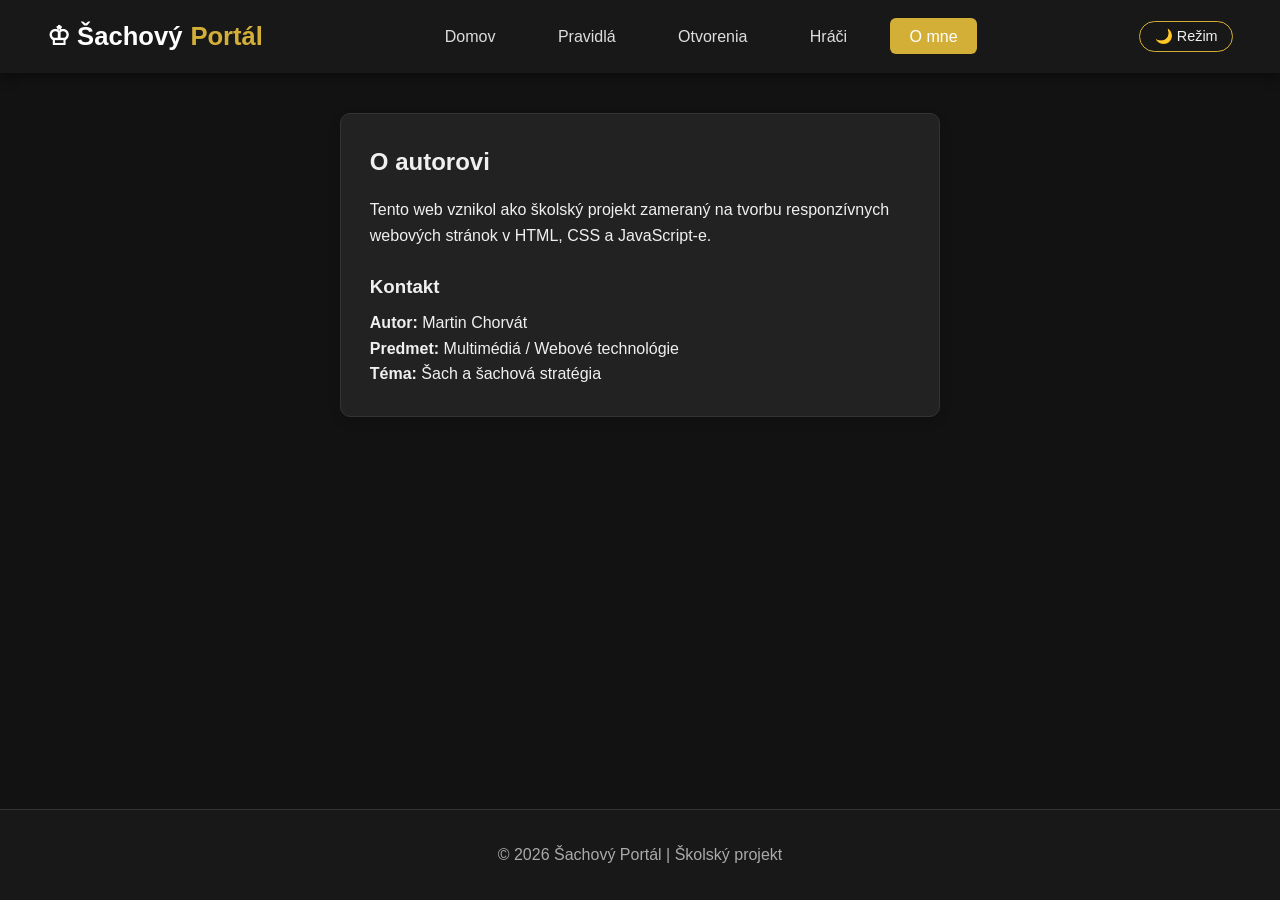
<file: kontakt.html>
<!DOCTYPE html>
<html lang="sk">
<head>
    <meta charset="UTF-8">
    <meta name="viewport" content="width=device-width, initial-scale=1.0">
    <title>Šachový Portál - O mne</title>
    <link rel="stylesheet" href="style.css">
</head>
<body>

<header>
    <div class="nav-container">
        <div class="logo">♔ Šachový<span>Portál</span></div>
        <nav>
            <ul class="nav-links" id="nav-links">
                <li><a href="index.html">Domov</a></li>
                <li><a href="pravidla.html">Pravidlá</a></li>
                <li><a href="otvorenia.html">Otvorenia</a></li>
                <li><a href="hraci.html">Hráči</a></li>
                <li><a href="kontakt.html" class="active">O mne</a></li>
            </ul>
        </nav>
        <div class="nav-controls">
            <button class="theme-toggle" id="theme-btn">🌙 Režim</button>
            <div class="hamburger" id="hamburger">
                <span></span>
                <span></span>
                <span></span>
            </div>
        </div>
    </div>
</header>

<main>
    <div class="card" style="max-width: 600px; margin: 0 auto;">
        <h2>O autorovi</h2>
        <p style="margin-top: 1rem;">Tento web vznikol ako školský projekt zameraný na tvorbu responzívnych webových stránok v HTML, CSS a JavaScript-e.</p>

        <h3 style="margin-top: 1.5rem;">Kontakt</h3>
        <ul style="list-style: none; margin-top: 0.5rem;">
            <li><strong>Autor:</strong> Martin Chorvát</li>
            <li><strong>Predmet:</strong> Multimédiá / Webové technológie</li>
            <li><strong>Téma:</strong> Šach a šachová stratégia</li>
        </ul>
    </div>
</main>

<footer>
    <p>&copy; 2026 Šachový Portál | Školský projekt</p>
</footer>

<button id="back-to-top" title="Späť hore">↑</button>

<script>
    const themeBtn = document.getElementById('theme-btn');
    themeBtn.addEventListener('click', () => {
        const currentTheme = document.body.getAttribute('data-theme');
        if (currentTheme === 'light') {
            document.body.removeAttribute('data-theme');
            themeBtn.textContent = '🌙 Režim';
        } else {
            document.body.setAttribute('data-theme', 'light');
            themeBtn.textContent = '☀️ Režim';
        }
    });

    const hamburger = document.getElementById('hamburger');
    const navLinks = document.getElementById('nav-links');
    hamburger.addEventListener('click', () => {
        navLinks.classList.toggle('active');
    });

    const backToTopBtn = document.getElementById('back-to-top');
    window.addEventListener('scroll', () => {
        if (window.scrollY > 300) backToTopBtn.style.display = 'block';
        else backToTopBtn.style.display = 'none';
    });
    backToTopBtn.addEventListener('click', () => {
        window.scrollTo({ top: 0, behavior: 'smooth' });
    });
</script>
</body>
</html>
</file>
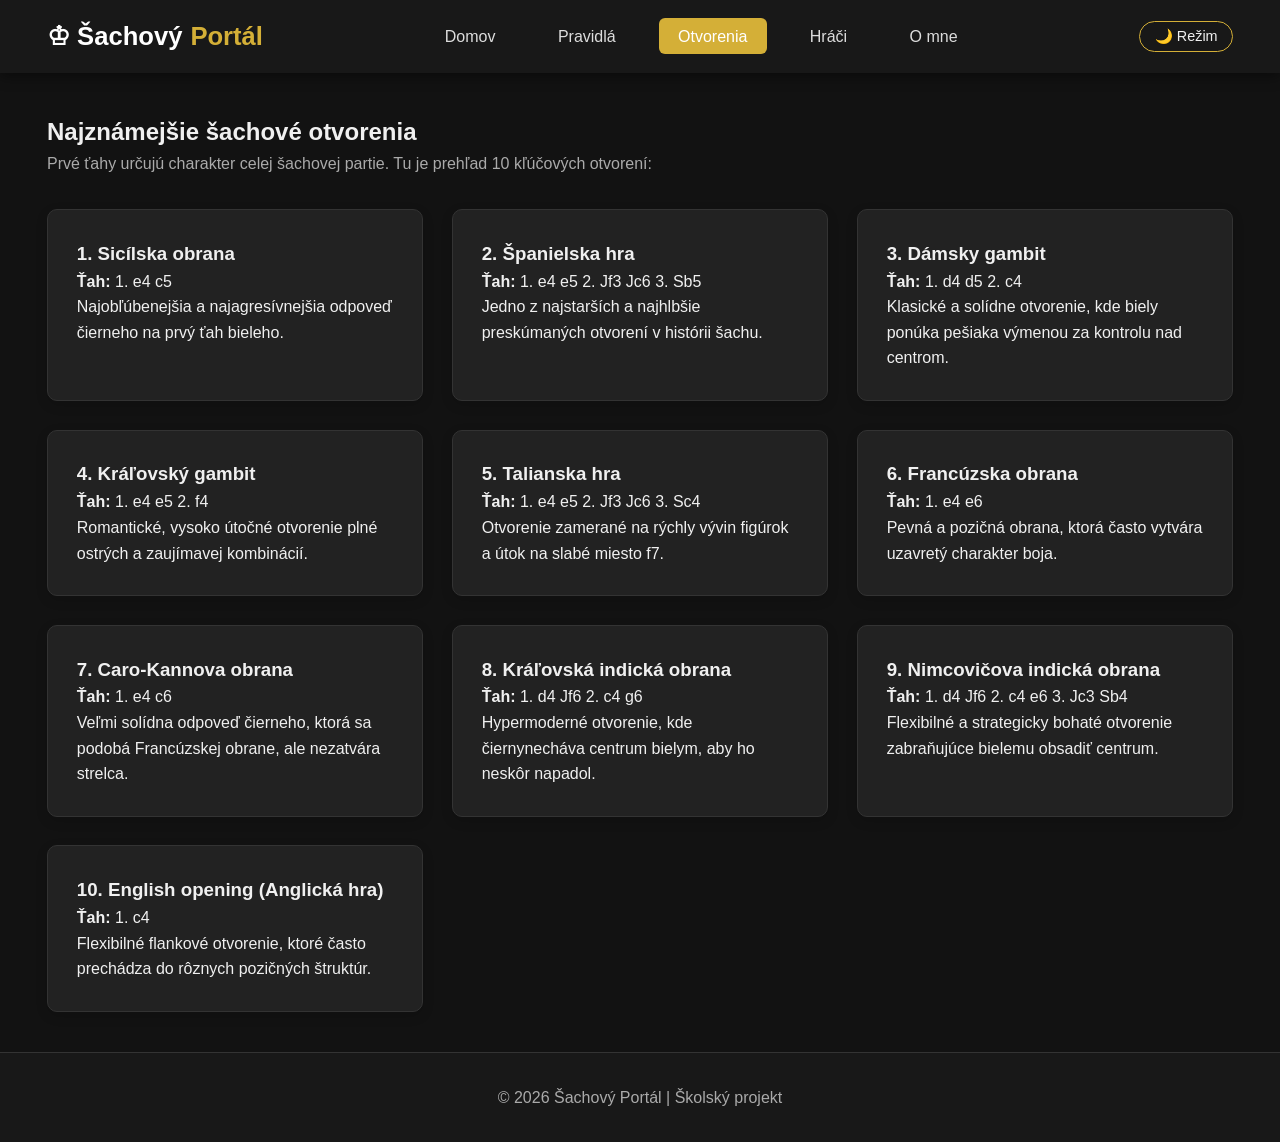
<file: otvorenia.html>
<!DOCTYPE html>
<html lang="sk">
<head>
    <meta charset="UTF-8">
    <meta name="viewport" content="width=device-width, initial-scale=1.0">
    <title>Šachový Portál - Otvorenia</title>
    <link rel="stylesheet" href="style.css">
</head>
<body>

<header>
    <div class="nav-container">
        <div class="logo">♔ Šachový<span>Portál</span></div>
        <nav>
            <ul class="nav-links" id="nav-links">
                <li><a href="index.html">Domov</a></li>
                <li><a href="pravidla.html">Pravidlá</a></li>
                <li><a href="otvorenia.html" class="active">Otvorenia</a></li>
                <li><a href="hraci.html">Hráči</a></li>
                <li><a href="kontakt.html">O mne</a></li>
            </ul>
        </nav>
        <div class="nav-controls">
            <button class="theme-toggle" id="theme-btn">🌙 Režim</button>
            <div class="hamburger" id="hamburger">
                <span></span>
                <span></span>
                <span></span>
            </div>
        </div>
    </div>
</header>

<main>
    <h2>Najznámejšie šachové otvorenia</h2>
    <p style="margin-bottom: 2rem; color: var(--text-muted);">Prvé ťahy určujú charakter celej šachovej partie. Tu je prehľad 10 kľúčových otvorení:</p>

    <div class="grid-container">
        <div class="card">
            <h3>1. Sicílska obrana</h3>
            <p><strong>Ťah:</strong> 1. e4 c5</p>
            <p>Najobľúbenejšia a najagresívnejšia odpoveď čierneho na prvý ťah bieleho.</p>
        </div>
        <div class="card">
            <h3>2. Španielska hra</h3>
            <p><strong>Ťah:</strong> 1. e4 e5 2. Jf3 Jc6 3. Sb5</p>
            <p>Jedno z najstarších a najhlbšie preskúmaných otvorení v histórii šachu.</p>
        </div>
        <div class="card">
            <h3>3. Dámsky gambit</h3>
            <p><strong>Ťah:</strong> 1. d4 d5 2. c4</p>
            <p>Klasické a solídne otvorenie, kde biely ponúka pešiaka výmenou za kontrolu nad centrom.</p>
        </div>
        <div class="card">
            <h3>4. Kráľovský gambit</h3>
            <p><strong>Ťah:</strong> 1. e4 e5 2. f4</p>
            <p>Romantické, vysoko útočné otvorenie plné ostrých a zaujímavej kombinácií.</p>
        </div>
        <div class="card">
            <h3>5. Talianska hra</h3>
            <p><strong>Ťah:</strong> 1. e4 e5 2. Jf3 Jc6 3. Sc4</p>
            <p>Otvorenie zamerané na rýchly vývin figúrok a útok na slabé miesto f7.</p>
        </div>
        <div class="card">
            <h3>6. Francúzska obrana</h3>
            <p><strong>Ťah:</strong> 1. e4 e6</p>
            <p>Pevná a pozičná obrana, ktorá často vytvára uzavretý charakter boja.</p>
        </div>
        <div class="card">
            <h3>7. Caro-Kannova obrana</h3>
            <p><strong>Ťah:</strong> 1. e4 c6</p>
            <p>Veľmi solídna odpoveď čierneho, ktorá sa podobá Francúzskej obrane, ale nezatvára strelca.</p>
        </div>
        <div class="card">
            <h3>8. Kráľovská indická obrana</h3>
            <p><strong>Ťah:</strong> 1. d4 Jf6 2. c4 g6</p>
            <p>Hypermoderné otvorenie, kde čiernynecháva centrum bielym, aby ho neskôr napadol.</p>
        </div>
        <div class="card">
            <h3>9. Nimcovičova indická obrana</h3>
            <p><strong>Ťah:</strong> 1. d4 Jf6 2. c4 e6 3. Jc3 Sb4</p>
            <p>Flexibilné a strategicky bohaté otvorenie zabraňujúce bielemu obsadiť centrum.</p>
        </div>
        <div class="card">
            <h3>10. English opening (Anglická hra)</h3>
            <p><strong>Ťah:</strong> 1. c4</p>
            <p>Flexibilné flankové otvorenie, ktoré často prechádza do rôznych pozičných štruktúr.</p>
        </div>
    </div>
</main>

<footer>
    <p>&copy; 2026 Šachový Portál | Školský projekt</p>
</footer>

<button id="back-to-top" title="Späť hore">↑</button>

<script>
    const themeBtn = document.getElementById('theme-btn');
    themeBtn.addEventListener('click', () => {
        const currentTheme = document.body.getAttribute('data-theme');
        if (currentTheme === 'light') {
            document.body.removeAttribute('data-theme');
            themeBtn.textContent = '🌙 Režim';
        } else {
            document.body.setAttribute('data-theme', 'light');
            themeBtn.textContent = '☀️ Režim';
        }
    });

    const hamburger = document.getElementById('hamburger');
    const navLinks = document.getElementById('nav-links');
    hamburger.addEventListener('click', () => {
        navLinks.classList.toggle('active');
    });

    const backToTopBtn = document.getElementById('back-to-top');
    window.addEventListener('scroll', () => {
        if (window.scrollY > 300) backToTopBtn.style.display = 'block';
        else backToTopBtn.style.display = 'none';
    });
    backToTopBtn.addEventListener('click', () => {
        window.scrollTo({ top: 0, behavior: 'smooth' });
    });
</script>
</body>
</html>
</file>
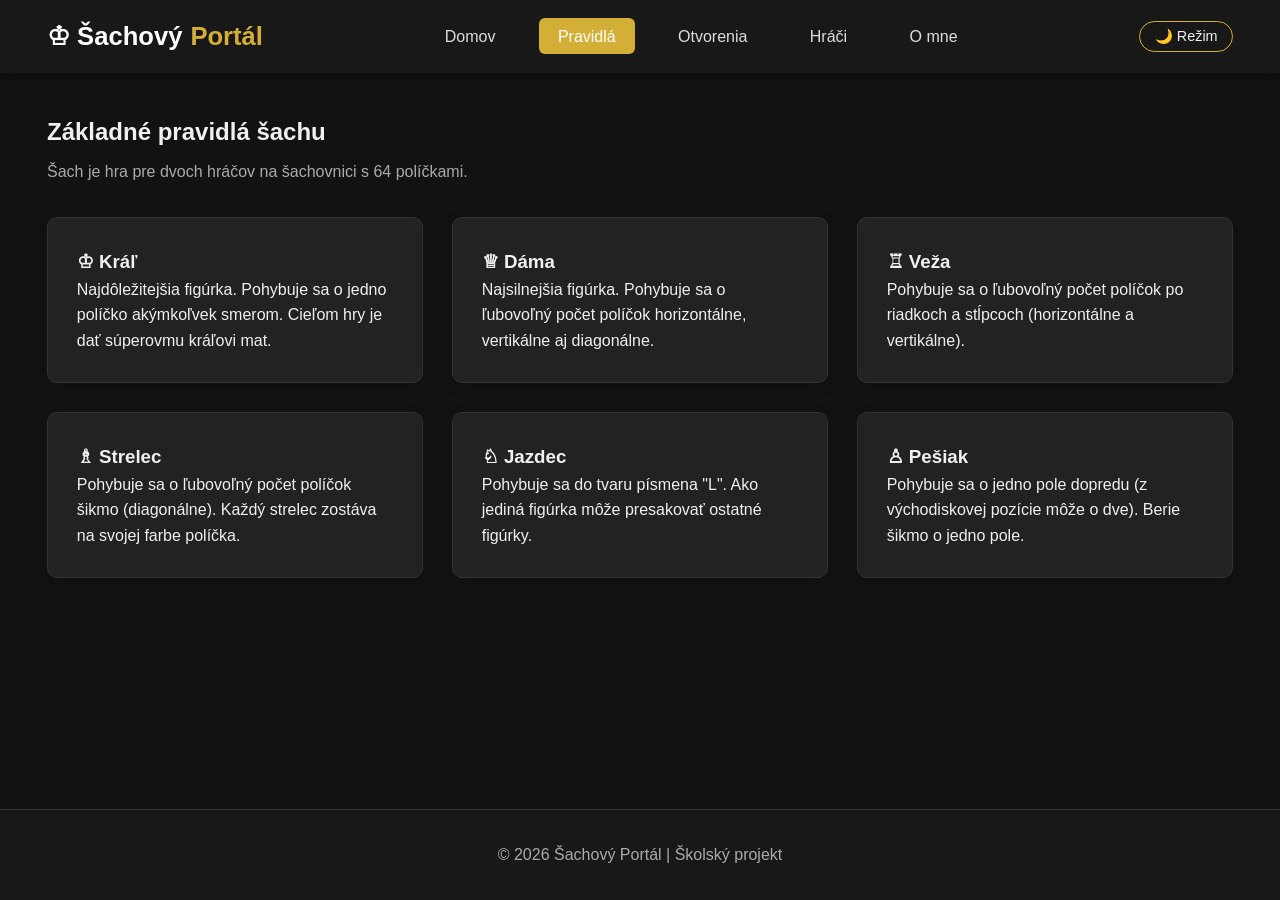
<file: pravidla.html>
<!DOCTYPE html>
<html lang="sk">
<head>
    <meta charset="UTF-8">
    <meta name="viewport" content="width=device-width, initial-scale=1.0">
    <title>Šachový Portál - Pravidlá</title>
    <link rel="stylesheet" href="style.css">
</head>
<body>

<header>
    <div class="nav-container">
        <div class="logo">♔ Šachový<span>Portál</span></div>
        <nav>
            <ul class="nav-links" id="nav-links">
                <li><a href="index.html">Domov</a></li>
                <li><a href="pravidla.html" class="active">Pravidlá</a></li>
                <li><a href="otvorenia.html">Otvorenia</a></li>
                <li><a href="hraci.html">Hráči</a></li>
                <li><a href="kontakt.html">O mne</a></li>
            </ul>
        </nav>
        <div class="nav-controls">
            <button class="theme-toggle" id="theme-btn">🌙 Režim</button>
            <div class="hamburger" id="hamburger">
                <span></span>
                <span></span>
                <span></span>
            </div>
        </div>
    </div>
</header>

<main>
    <h2>Základné pravidlá šachu</h2>
    <p style="margin-top: 0.5rem; color: var(--text-muted);">Šach je hra pre dvoch hráčov na šachovnici s 64 políčkami.</p>

    <div class="grid-container" style="margin-top: 2rem;">
        <div class="card">
            <h3>♔ Kráľ</h3>
            <p>Najdôležitejšia figúrka. Pohybuje sa o jedno políčko akýmkoľvek smerom. Cieľom hry je dať súperovmu kráľovi mat.</p>
        </div>
        <div class="card">
            <h3>♕ Dáma</h3>
            <p>Najsilnejšia figúrka. Pohybuje sa o ľubovoľný počet políčok horizontálne, vertikálne aj diagonálne.</p>
        </div>
        <div class="card">
            <h3>♖ Veža</h3>
            <p>Pohybuje sa o ľubovoľný počet políčok po riadkoch a stĺpcoch (horizontálne a vertikálne).</p>
        </div>
        <div class="card">
            <h3>♗ Strelec</h3>
            <p>Pohybuje sa o ľubovoľný počet políčok šikmo (diagonálne). Každý strelec zostáva na svojej farbe políčka.</p>
        </div>
        <div class="card">
            <h3>♘ Jazdec</h3>
            <p>Pohybuje sa do tvaru písmena "L". Ako jediná figúrka môže presakovať ostatné figúrky.</p>
        </div>
        <div class="card">
            <h3>♙ Pešiak</h3>
            <p>Pohybuje sa o jedno pole dopredu (z východiskovej pozície môže o dve). Berie šikmo o jedno pole.</p>
        </div>
    </div>
</main>

<footer>
    <p>&copy; 2026 Šachový Portál | Školský projekt</p>
</footer>

<button id="back-to-top" title="Späť hore">↑</button>

<script>
    const themeBtn = document.getElementById('theme-btn');
    themeBtn.addEventListener('click', () => {
        const currentTheme = document.body.getAttribute('data-theme');
        if (currentTheme === 'light') {
            document.body.removeAttribute('data-theme');
            themeBtn.textContent = '🌙 Režim';
        } else {
            document.body.setAttribute('data-theme', 'light');
            themeBtn.textContent = '☀️ Režim';
        }
    });

    const hamburger = document.getElementById('hamburger');
    const navLinks = document.getElementById('nav-links');
    hamburger.addEventListener('click', () => {
        navLinks.classList.toggle('active');
    });

    const backToTopBtn = document.getElementById('back-to-top');
    window.addEventListener('scroll', () => {
        if (window.scrollY > 300) backToTopBtn.style.display = 'block';
        else backToTopBtn.style.display = 'none';
    });
    backToTopBtn.addEventListener('click', () => {
        window.scrollTo({ top: 0, behavior: 'smooth' });
    });
</script>
</body>
</html>
</file>
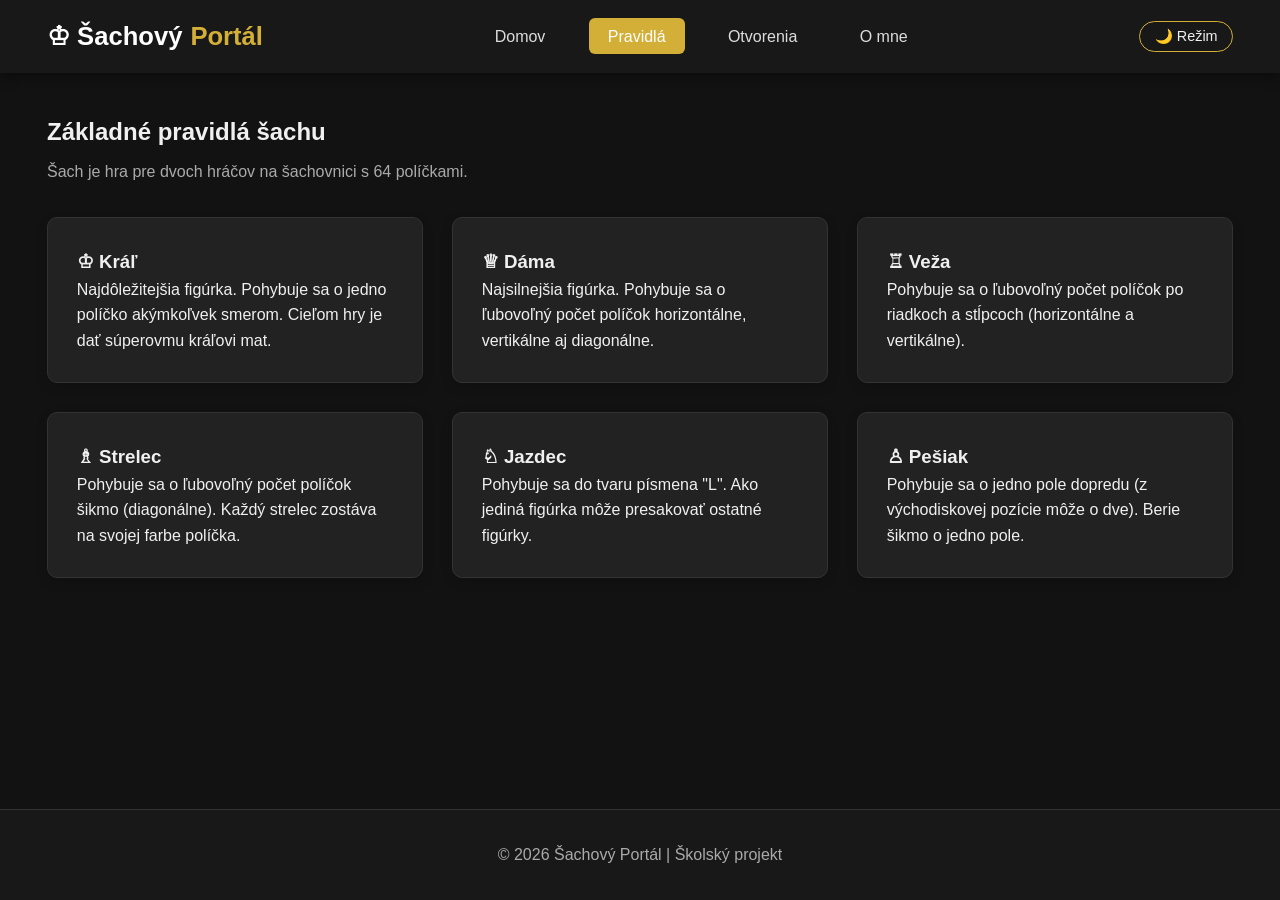
<file: pravidlá.html>
<!DOCTYPE html>
<html lang="sk">
<head>
    <meta charset="UTF-8">
    <meta name="viewport" content="width=device-width, initial-scale=1.0">
    <title>Šachový Portál - Pravidlá</title>
    <link rel="stylesheet" href="style.css">
</head>
<body>

<header>
    <div class="nav-container">
        <div class="logo">♔ Šachový<span>Portál</span></div>
        <nav>
            <ul class="nav-links" id="nav-links">
                <li><a href="index.html">Domov</a></li>
                <li><a href="pravidla.html" class="active">Pravidlá</a></li>
                <li><a href="otvorenia.html">Otvorenia</a></li>
                <li><a href="kontakt.html">O mne</a></li>
            </ul>
        </nav>
        <div class="nav-controls">
            <button class="theme-toggle" id="theme-btn">🌙 Režim</button>
            <div class="hamburger" id="hamburger">
                <span></span>
                <span></span>
                <span></span>
            </div>
        </div>
    </div>
</header>

<main>
    <h2>Základné pravidlá šachu</h2>
    <p style="margin-top: 0.5rem; color: var(--text-muted);">Šach je hra pre dvoch hráčov na šachovnici s 64 políčkami.</p>

    <div class="grid-container" style="margin-top: 2rem;">
        <div class="card">
            <h3>♔ Kráľ</h3>
            <p>Najdôležitejšia figúrka. Pohybuje sa o jedno políčko akýmkoľvek smerom. Cieľom hry je dať súperovmu kráľovi mat.</p>
        </div>
        <div class="card">
            <h3>♕ Dáma</h3>
            <p>Najsilnejšia figúrka. Pohybuje sa o ľubovoľný počet políčok horizontálne, vertikálne aj diagonálne.</p>
        </div>
        <div class="card">
            <h3>♖ Veža</h3>
            <p>Pohybuje sa o ľubovoľný počet políčok po riadkoch a stĺpcoch (horizontálne a vertikálne).</p>
        </div>
        <div class="card">
            <h3>♗ Strelec</h3>
            <p>Pohybuje sa o ľubovoľný počet políčok šikmo (diagonálne). Každý strelec zostáva na svojej farbe políčka.</p>
        </div>
        <div class="card">
            <h3>♘ Jazdec</h3>
            <p>Pohybuje sa do tvaru písmena "L". Ako jediná figúrka môže presakovať ostatné figúrky.</p>
        </div>
        <div class="card">
            <h3>♙ Pešiak</h3>
            <p>Pohybuje sa o jedno pole dopredu (z východiskovej pozície môže o dve). Berie šikmo o jedno pole.</p>
        </div>
    </div>
</main>

<footer>
    <p>&copy; 2026 Šachový Portál | Školský projekt</p>
</footer>

<button id="back-to-top" title="Späť hore">↑</button>

<script>
    const themeBtn = document.getElementById('theme-btn');
    themeBtn.addEventListener('click', () => {
        const currentTheme = document.body.getAttribute('data-theme');
        if (currentTheme === 'light') {
            document.body.removeAttribute('data-theme');
            themeBtn.textContent = '🌙 Režim';
        } else {
            document.body.setAttribute('data-theme', 'light');
            themeBtn.textContent = '☀️ Režim';
        }
    });

    const hamburger = document.getElementById('hamburger');
    const navLinks = document.getElementById('nav-links');
    hamburger.addEventListener('click', () => {
        navLinks.classList.toggle('active');
    });

    const backToTopBtn = document.getElementById('back-to-top');
    window.addEventListener('scroll', () => {
        if (window.scrollY > 300) backToTopBtn.style.display = 'block';
        else backToTopBtn.style.display = 'none';
    });
    backToTopBtn.addEventListener('click', () => {
        window.scrollTo({ top: 0, behavior: 'smooth' });
    });
</script>
</body>
</html>
</file>
<file: style.css>
:root {
    --bg-color: #121212;
    --panel-bg: #1e1e1e;
    --text-color: #f0f0f0;
    --text-muted: #aaa;
    --accent-color: #d4af37;
    --accent-hover: #b8962e;
    --border-color: #333;
    --header-bg: #181818;
    --card-bg: #222222;
}

[data-theme="light"] {
    --bg-color: #f4f6f9;
    --panel-bg: #ffffff;
    --text-color: #222222;
    --text-muted: #666666;
    --accent-color: #b8860b;
    --accent-hover: #966f09;
    --border-color: #e0e0e0;
    --header-bg: #2c3e50;
    --card-bg: #ffffff;
}

* {
    box-sizing: border-box;
    margin: 0;
    padding: 0;
}

body {
    font-family: 'Segoe UI', Tahoma, Geneva, Verdana, sans-serif;
    background-color: var(--bg-color);
    color: var(--text-color);
    line-height: 1.6;
    display: flex;
    flex-direction: column;
    min-height: 100vh;
    transition: background-color 0.3s, color 0.3s;
}

header {
    background-color: var(--header-bg);
    position: sticky;
    top: 0;
    z-index: 100;
    box-shadow: 0 4px 12px rgba(0, 0, 0, 0.4);
    width: 100%;
}

.nav-container {
    max-width: 1250px;
    margin: 0 auto; /* Dokonale vycentrované menu */
    display: flex;
    justify-content: space-between;
    align-items: center;
    padding: 1rem 2rem;
}

.logo {
    font-size: 1.6rem;
    font-weight: bold;
    color: #fff;
    display: flex;
    align-items: center;
    gap: 0.5rem;
}

.logo span {
    color: var(--accent-color);
}

.nav-links {
    display: flex;
    list-style: none;
    gap: 1.5rem;
    align-items: center;
}

.nav-links a {
    color: #ddd;
    text-decoration: none;
    font-weight: 500;
    padding: 0.6rem 1.2rem;
    border-radius: 6px;
    transition: all 0.2s;
}

.nav-links a:hover,
.nav-links a.active {
    color: #fff;
    background-color: var(--accent-color);
}

.nav-controls {
    display: flex;
    align-items: center;
    gap: 1rem;
}

.theme-toggle {
    background: none;
    border: 1px solid var(--accent-color);
    color: var(--text-color);
    padding: 0.4rem 0.9rem;
    border-radius: 20px;
    cursor: pointer;
    font-size: 0.9rem;
    transition: all 0.3s;
}

.theme-toggle:hover {
    background-color: var(--accent-color);
    color: #fff;
}

.hamburger {
    display: none;
    flex-direction: column;
    cursor: pointer;
    gap: 5px;
}

.hamburger span {
    width: 25px;
    height: 3px;
    background-color: #fff;
    transition: all 0.3s;
}

/* Hlavný kontajner krásne vycentrovaný na stred obrazovky */
main {
    flex: 1;
    max-width: 1250px;
    width: 100%;
    margin: 2.5rem auto;
    padding: 0 2rem;
}

.hero {
    text-align: center;
    padding: 4rem 2rem;
    background: linear-gradient(rgba(0, 0, 0, 0.7), rgba(0, 0, 0, 0.7)), url('https://images.unsplash.com/photo-1529699211952-734e80c4d42b?auto=format&fit=crop&w=1400&q=80');
    background-size: cover;
    background-position: center;
    color: white;
    border-radius: 12px;
    margin-bottom: 2.5rem;
    box-shadow: 0 4px 15px rgba(0, 0, 0, 0.3);
}

.hero h1 {
    font-size: 2.8rem;
    margin-bottom: 1rem;
}

/* Vyvážená mriežka pre karty - nezanecháva prázdne okraje a drží sa v strede */
.grid-container {
    display: grid;
    grid-template-columns: repeat(auto-fit, minmax(280px, 1fr));
    gap: 1.8rem;
    margin-top: 1.5rem;
    justify-content: center;
}

.card {
    background-color: var(--card-bg);
    border: 1px solid var(--border-color);
    border-radius: 10px;
    padding: 1.8rem;
    box-shadow: 0 4px 12px rgba(0, 0, 0, 0.15);
    transition: transform 0.2s, box-shadow 0.2s;
}

.card:hover {
    transform: translateY(-5px);
    box-shadow: 0 8px 20px rgba(0, 0, 0, 0.25);
}

.card img {
    width: 100%;
    height: 180px;
    object-fit: cover;
    border-radius: 6px;
    margin-bottom: 1.2rem;
}

footer {
    background-color: var(--header-bg);
    color: var(--text-muted);
    text-align: center;
    padding: 2rem;
    margin-top: auto;
    border-top: 1px solid var(--border-color);
}

#back-to-top {
    position: fixed;
    bottom: 25px;
    right: 25px;
    background-color: var(--accent-color);
    color: white;
    border: none;
    width: 45px;
    height: 45px;
    border-radius: 50%;
    cursor: pointer;
    display: none;
    font-size: 1.2rem;
    box-shadow: 0 4px 12px rgba(0, 0, 0, 0.4);
    transition: opacity 0.3s, background-color 0.2s;
}

#back-to-top:hover {
    background-color: var(--accent-hover);
}

@media (max-width: 768px) {
    .hamburger {
        display: flex;
    }

    .nav-links {
        display: none;
        position: absolute;
        top: 100%;
        left: 0;
        width: 100%;
        background-color: var(--header-bg);
        flex-direction: column;
        padding: 1rem 0;
        box-shadow: 0 5px 10px rgba(0, 0, 0, 0.3);
    }

    .nav-links.active {
        display: flex;
    }
}
</file>
